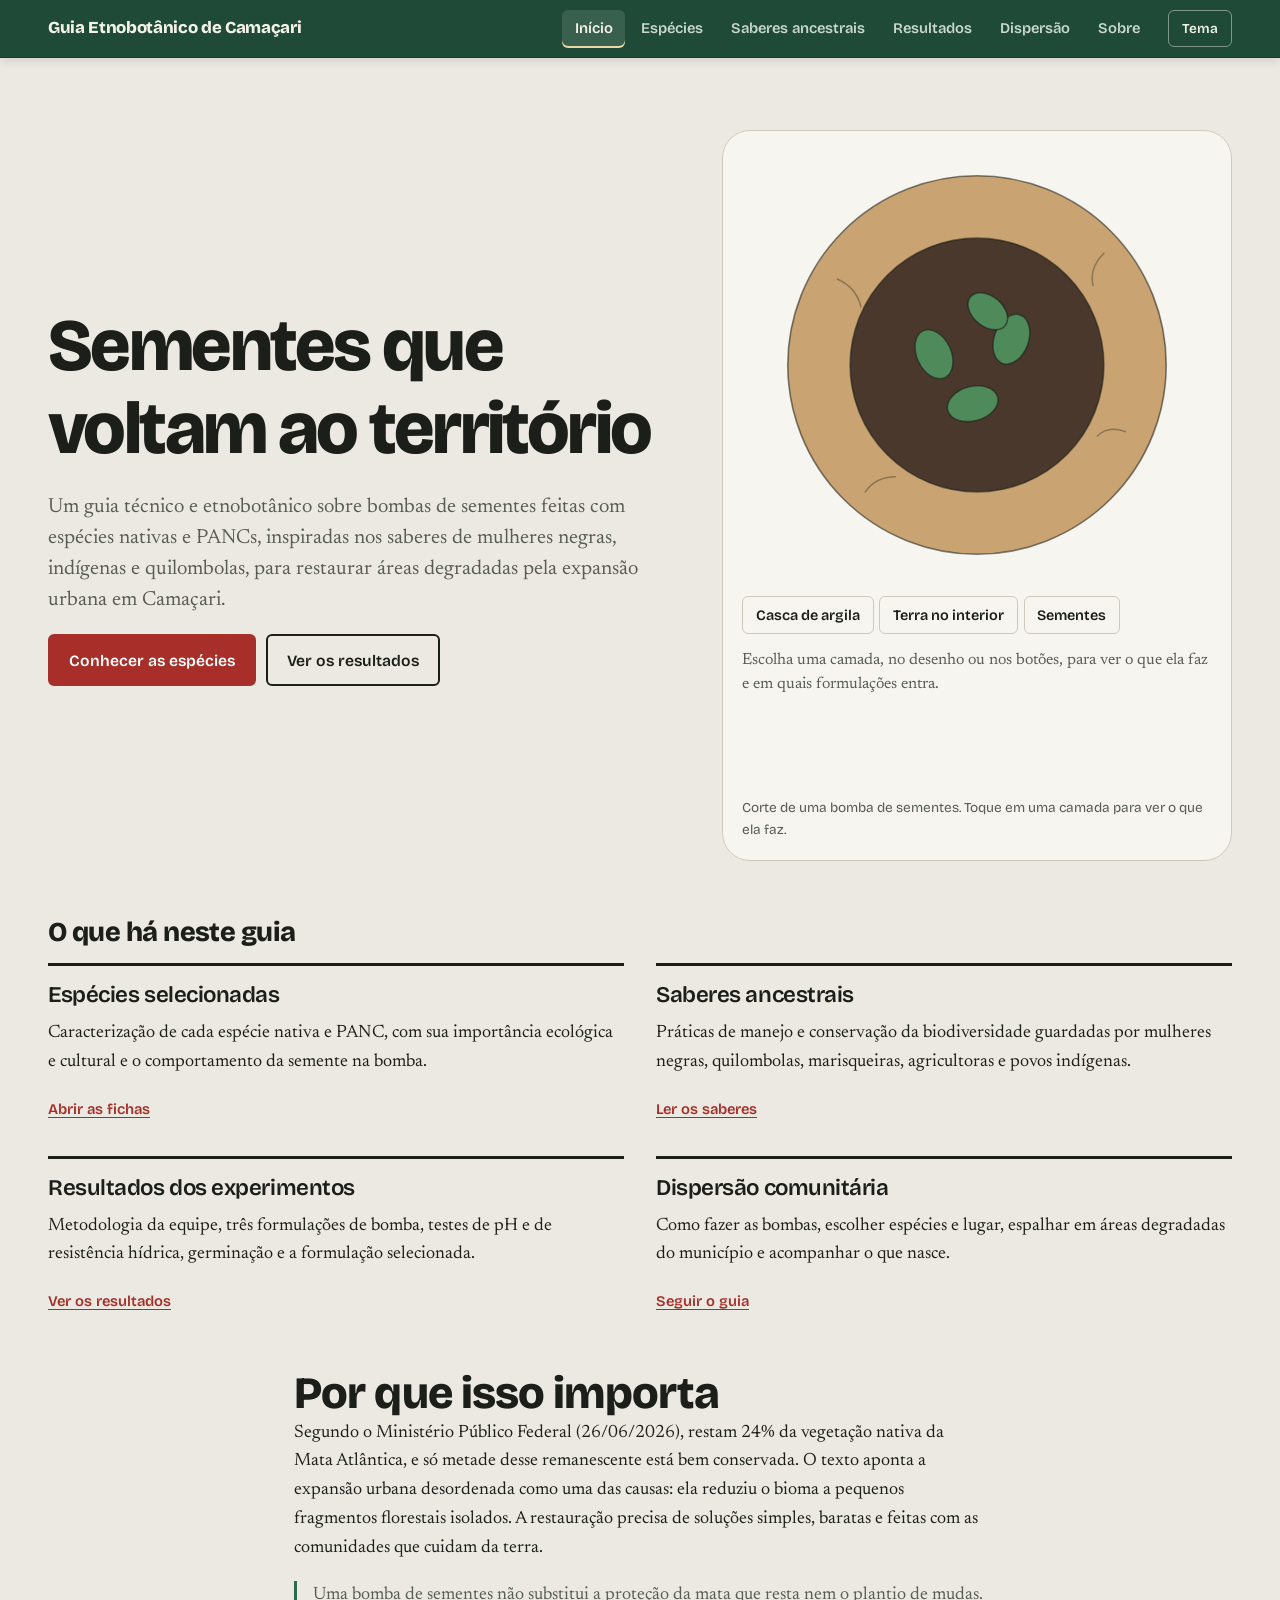
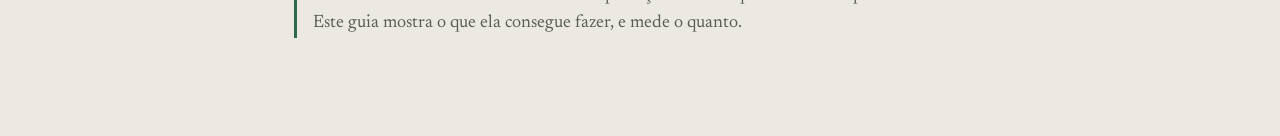
<file: index.html>
<!DOCTYPE html>
<html lang="pt-BR">
<head>
  <meta charset="UTF-8">
  <meta name="viewport" content="width=device-width, initial-scale=1, viewport-fit=cover">
  <meta name="description" content="Guia técnico e etnobotânico digital: espécies nativas e PANCs de Camaçari, saberes ancestrais, resultados de germinação de bombas de sementes e orientações para a dispersão comunitária.">
  <title>Guia Etnobotânico de Camaçari</title>

  <link rel="preconnect" href="https://fonts.googleapis.com">
  <link rel="preconnect" href="https://fonts.gstatic.com" crossorigin>
  <link rel="stylesheet" href="https://fonts.googleapis.com/css2?family=Bricolage+Grotesque:wght@400;600;800&family=Newsreader:ital,wght@0,400;0,600;1,400&display=swap">
  <link rel="stylesheet" href="Guia.css">
</head>
<body>
  <a class="skip" href="#main">Pular para o conteúdo</a>

  <!-- ==================== NAVEGAÇÃO ==================== -->
  <header class="nav">
    <button class="brand" data-go="inicio">Guia Etnobotânico de Camaçari</button>
    <nav aria-label="Principal">
      <button class="nav-link" data-go="inicio">Início</button>
      <button class="nav-link" data-go="especies">Espécies</button>
      <button class="nav-link" data-go="saberes">Saberes ancestrais</button>
      <button class="nav-link" data-go="resultados">Resultados</button>
      <button class="nav-link" data-go="dispersao">Dispersão</button>
      <button class="nav-link" data-go="sobre">Sobre</button>
    </nav>
    <button class="icon-btn" id="themeBtn" aria-label="Alternar tema claro e escuro">Tema</button>
  </header>

  <main id="main">

    <!-- ==================== INÍCIO ==================== -->
    <section id="inicio" class="screen">
      <div class="hero">
        <div class="hero-text">
          <h1>Sementes que voltam ao território</h1>
          <p class="lede">
            Um guia técnico e etnobotânico sobre bombas de sementes feitas com espécies
            nativas e PANCs, inspiradas nos saberes de mulheres negras, indígenas e
            quilombolas, para restaurar áreas degradadas pela expansão urbana em Camaçari.
          </p>
          <div class="actions">
            <button class="btn primary" data-go="especies">Conhecer as espécies</button>
            <button class="btn" data-go="resultados">Ver os resultados</button>
          </div>
        </div>

        <figure class="plate">
          <div class="bomb-diagram" id="homeDiagram"></div>
          <figcaption>Corte de uma bomba de sementes. Toque em uma camada para ver o que ela faz.</figcaption>
        </figure>
      </div>

      <div class="wrap">
        <h2 class="section-title">O que há neste guia</h2>
        <div class="two-col">
          <article class="block">
            <h3>Espécies selecionadas</h3>
            <p>Caracterização de cada espécie nativa e PANC, com sua importância ecológica e cultural e o comportamento da semente na bomba.</p>
            <button class="link-btn" data-go="especies">Abrir as fichas</button>
          </article>
          <article class="block">
            <h3>Saberes ancestrais</h3>
            <p>Práticas de manejo e conservação da biodiversidade guardadas por mulheres negras, quilombolas, marisqueiras, agricultoras e povos indígenas.</p>
            <button class="link-btn" data-go="saberes">Ler os saberes</button>
          </article>
          <article class="block">
            <h3>Resultados dos experimentos</h3>
            <p>Metodologia da equipe, três formulações de bomba, testes de pH e de resistência hídrica, germinação e a formulação selecionada.</p>
            <button class="link-btn" data-go="resultados">Ver os resultados</button>
          </article>
          <article class="block">
            <h3>Dispersão comunitária</h3>
            <p>Como fazer as bombas, escolher espécies e lugar, espalhar em áreas degradadas do município e acompanhar o que nasce.</p>
            <button class="link-btn" data-go="dispersao">Seguir o guia</button>
          </article>
        </div>
      </div>

      <div class="wrap prose">
        <h2>Por que isso importa</h2>
        <p>
          Segundo o Ministério Público Federal (26/06/2026), restam 24% da vegetação nativa da
          Mata Atlântica, e só metade desse remanescente está bem conservada. O texto aponta a
          expansão urbana desordenada como uma das causas: ela reduziu o bioma a pequenos
          fragmentos florestais isolados. A restauração precisa de soluções simples, baratas e
          feitas com as comunidades que cuidam da terra.
        </p>
        <p class="note">
          Uma bomba de sementes não substitui a proteção da mata que resta nem o plantio de
          mudas. Este guia mostra o que ela consegue fazer, e mede o quanto.
        </p>
      </div>
    </section>

    <!-- ==================== ESPÉCIES ==================== -->
    <section id="especies" class="screen">
      <header class="page-head wrap">
        <h2>Espécies nativas e PANCs</h2>
        <p>
          Caracterização das espécies selecionadas, com a importância ecológica e cultural de
          cada uma para o território de Camaçari. PANC é planta alimentícia não convencional:
          tem parte comestível, mas não é de consumo comum. Abra uma ficha para ver também os
          cuidados com a semente e como ela se comporta na bomba.
        </p>
        <p class="muted">
          As espécies vêm de estudos da restinga e da Mata Atlântica do litoral baiano, como o
          de Praia do Forte (vizinha de Camaçari), e de levantamentos de PANCs de restinga na
          Bahia. Nenhuma fonte consultada lista só as plantas de Camaçari: a ocorrência no
          município deve ser conferida ficha a ficha, no speciesLink.
        </p>
               <p class="muted">
          O maxixe e a língua-de-vaca (Chaptalia nutans), marcados como selecionados, foram as
          sementes usadas nos ensaios da equipe. O maxixe é introduzido: serviu para testar a
          bomba, e as espécies nativas são as indicadas para a dispersão em áreas degradadas.
        </p>
      </header>

      <div class="wrap" id="biomaRoot"></div>

      <div class="toolbar">
        <input id="speciesSearch" class="search" type="search" aria-label="Buscar espécies"
               placeholder="Buscar por nome, família ou uso">
        <div id="tagFilters" class="chips" role="group" aria-label="Filtrar por grupo"></div>
        <select id="fitSelect" aria-label="Filtrar por uso na bomba">
          <option value="all">Todas as espécies</option>
          <option value="sel">Selecionadas para o experimento</option>
          <option value="good">Boas para a bomba</option>
          <option value="out">Fora da bomba</option>
        </select>
      </div>

      <div class="count-row wrap">
        <p id="speciesCount" aria-live="polite"></p>
        <p id="confirmCount" class="muted"></p>
        <button class="link-btn" id="clearSpecies" hidden>Limpar filtros</button>
      </div>
      <div class="grid wrap" id="speciesGrid"></div>
    </section>

    <!-- ==================== SABERES ANCESTRAIS ==================== -->
    <section id="saberes" class="screen">
      <header class="page-head wrap">
        <h2>Saberes ancestrais</h2>
        <p>
          Manejo e conservação da biodiversidade praticados por mulheres negras, quilombolas,
          marisqueiras, agricultoras e povos indígenas. Antes de virar tecnologia, a
          restauração já existe como prática: nos quintais, nas roças, nos mangues e nas
          aldeias.
        </p>
      </header>

      <div class="wrap prose">
        <h3>Amefricanidade</h3>
        <p>
          Lélia Gonzalez cunhou o termo em 1980, juntando América e África. A categoria nasce
          da diáspora negra e do extermínio dos povos indígenas nas Américas, e nomeia a
          experiência comum de negros e indígenas contra a dominação colonial. Ela valoriza
          histórias de resistência e propõe produzir conhecimento a partir de quem foi
          colocado à margem. Para a autora, as mulheres negras e indígenas, as amefricanas, são
          o ponto central da transformação social.
        </p>
        <p class="note">Fonte: reportagem do Jornal da USP.</p>
      </div>

      <div class="wrap">
        <h3 class="section-title">Quem guarda esses saberes</h3>
        <div class="knowledge">
          <article class="know">
            <h4>Mulheres negras e quilombolas</h4>
            <p><strong>O que a literatura registra:</strong> quintais e roças com muitas espécies, uso de ervas por benzedeiras e rezadeiras, e transmissão oral entre gerações.</p>
            <p><strong>Na bomba:</strong> escolha de espécies conhecidas pela comunidade e coleta em árvores-matriz locais.</p>
          </article>
          <article class="know">
            <h4>Marisqueiras e pescadoras</h4>
            <p><strong>O que a literatura registra:</strong> conhecimento fino de marés, manguezais e estuários, e atenção aos ciclos de lua e de chuva.</p>
            <p><strong>Na bomba:</strong> escolha da época de dispersão e vigilância dos locais onde as bombas forem colocadas.</p>
          </article>
          <article class="know">
            <h4>Agricultoras e guardiãs de sementes</h4>
            <p><strong>O que a literatura registra:</strong> as sementes crioulas, selecionadas e guardadas por famílias ao longo de gerações, adaptadas ao lugar.</p>
            <p><strong>Na bomba:</strong> critérios para escolher árvores-matriz e cuidados com o armazenamento das sementes.</p>
          </article>
          <article class="know">
            <h4>Povos indígenas</h4>
            <p><strong>O que a literatura registra:</strong> manejo de roças, áreas em pousio e matas, e a terra preta de índio, solo da Amazônia enriquecido com carvão e matéria orgânica.</p>
            <p><strong>Na bomba:</strong> a terra no interior da bomba segue a ideia de pôr solo rico em matéria orgânica junto da semente. A terra preta é amazônica, então a ligação com a Bahia é inspiração, não equivalência.</p>
          </article>
        </div>
      </div>

      <div class="wrap">
        <h3 class="section-title">Do saber à tecnologia</h3>
        <div class="table-wrap">
          <table class="table">
            <thead>
              <tr><th scope="col">Prática</th><th scope="col">Princípio científico</th><th scope="col">No protótipo</th></tr>
            </thead>
            <tbody>
              <tr><td>Terra preta de índio, com carvão e matéria orgânica</td><td>Solo com matéria orgânica retém água e nutrientes</td><td>Terra no interior da bomba (F2)</td></tr>
              <tr><td>Quintal com muitas espécies</td><td>Diversidade funcional: cobertura do solo, fixação de nitrogênio, alimento para a fauna</td><td>Mistura de espécies no montador</td></tr>
              <tr><td>Calendário de chuvas e marés</td><td>Fenologia e disponibilidade de água para a germinação</td><td>Data de dispersão no início do período chuvoso</td></tr>
              <tr><td>Sementes crioulas e árvores-matriz</td><td>Adaptação local e diversidade genética</td><td>Coleta em matrizes locais</td></tr>
            </tbody>
          </table>
        </div>
      </div>

      <div class="wrap">
        <details class="team-panel">
          <summary>Para a equipe: ética e roteiro de entrevista</summary>
          <div class="panel-body two-col">
            <div>
              <h4>Ética da pesquisa com saberes</h4>
              <ul class="plain">
                <li>Peça consentimento livre e informado antes de gravar, fotografar ou anotar.</li>
                <li>Credite quem ensinou, com nome e comunidade, se a pessoa autorizar.</li>
                <li>Devolva o resultado do trabalho para a comunidade.</li>
                <li>A Lei nº 13.123/2015 trata do acesso ao conhecimento tradicional associado. Converse com o professor antes de registrar saberes.</li>
              </ul>
            </div>
            <div>
              <h4>Roteiro de entrevista</h4>
              <ol class="plain">
                <li>Como a senhora aprendeu a cuidar das plantas?</li>
                <li>Quais plantas nativas do território a senhora conhece e usa?</li>
                <li>Como escolhe e guarda as sementes?</li>
                <li>Como sabe a época certa de plantar?</li>
                <li>Que lugares do território perderam mata nos últimos anos?</li>
                <li>O que a senhora faria para a mata voltar?</li>
                <li>A senhora autoriza que esse saber apareça no trabalho? Com qual nome?</li>
              </ol>
            </div>
          </div>
        </details>
      </div>
    </section>

    <!-- ==================== RESULTADOS ==================== -->
    <section id="resultados" class="screen">
      <header class="page-head wrap">
        <h2>Resultados dos experimentos</h2>
        <p>
          Metodologia e resultados da equipe na comparação de três formulações de bombas de
          sementes. Os números são as medidas registradas nos ensaios.
        </p>
      </header>

      <div class="wrap">
        <h3 class="section-title">Metodologia</h3>
        <div id="metodoRoot"></div>
      </div>

      <div class="wrap">
        <h3 class="section-title">Formulações testadas</h3>
        <p class="muted measure">Quantidades por unidade, em gramas, medidas em balança.</p>
        <div class="formulations" id="formulationList"></div>
      </div>

      <div class="wrap">
        <h3 class="section-title">Teste de pH</h3>
        <div id="phRoot"></div>
      </div>

      <div class="wrap">
        <h3 class="section-title">Teste de resistência hídrica</h3>
        <div id="aguaRoot"></div>
      </div>

      <div class="wrap" id="germRoot"></div>

      <div class="wrap">
        <h3 class="section-title">A bomba de sementes</h3>
        <p class="muted measure">Imagens da bomba pronta (formulação F2). Use as setas para ver as outras.</p>
        <div id="galeriaRoot"></div>
      </div>

      <div class="wrap">
        <h3 class="section-title">Formulação selecionada</h3>
        <div id="selecionadaRoot"></div>
      </div>
    </section>

    <!-- ==================== DISPERSÃO ==================== -->
    <section id="dispersao" class="screen">
      <header class="page-head wrap">
        <h2>Dispersão comunitária</h2>
        <p>
          Orientações para fazer as bombas e espalhá-las, com a comunidade, em áreas
          degradadas do município.
        </p>
      </header>

      <div class="wrap">
        <h3 class="section-title">Fazer as bombas</h3>
        <ol class="steps" id="stepList"></ol>
      </div>

      <div class="wrap">
        <h3 class="section-title">Montar a mistura de espécies</h3>
        <p class="measure">
          Cada lote de bombas leva sementes de uma ou mais espécies. Esta ferramenta ajuda a
          escolher quais espécies usar e avisa se a mistura está equilibrada.
        </p>
        <ol class="plain measure">
          <li>Na lista, marque as espécies que você pretende usar.</li>
          <li>Ao lado, veja quais funções a mistura cumpre na recuperação da área: cobrir o solo, melhorar o solo, alimentar a fauna e alimentar pessoas.</li>
          <li>Leia os cuidados com as sementes, por exemplo usar logo depois da colheita ou quebrar a dormência.</li>
        </ol>
        <p class="muted measure">
          As espécies em cinza não podem ser marcadas, e a ficha de cada uma explica o motivo.
          Os avisos são orientações, e não regras.
        </p>
        <div class="builder">
          <div id="mixPicker" class="mix-picker"></div>
          <div id="mixReport" class="mix-report" aria-live="polite"></div>
        </div>
      </div>

      <div class="wrap prose">
        <p class="note">
          Os resultados variam muito com chuva, solo e animais. Registrar o que não deu certo
          também é resultado: ele mostra os limites da técnica e orienta a próxima tentativa.
        </p>
      </div>
    </section>

    <!-- ==================== SOBRE ==================== -->
    <section id="sobre" class="screen">
      <header class="page-head wrap">
        <h2>Sobre o guia</h2>
        <p>
          Produto do projeto Interárea de Ciências da Natureza, subtema Tecnologias do Bem Viver:
          soluções biotecnológicas e ancestrais para a restauração ecológica dos territórios
          da Bahia.
        </p>
      </header>

      <div class="wrap prose">
        <h3>A pergunta</h3>
        <p>
          Como os saberes ancestrais preservados por mulheres negras, indígenas e quilombolas,
          guardiãs dos territórios e da biodiversidade, podem inspirar a criação de uma solução
          biotecnológica de baixo custo para restaurar áreas degradadas pela expansão urbana na
          Bahia, protegendo sementes e favorecendo sua germinação sem irrigação constante?
        </p>
      </div>

      <div class="wrap">
        <h3 class="section-title">O que a pesquisa quis fazer</h3>
        <ul class="objectives">
          <li><span>Investigar tecnologias ancestrais associadas ao manejo ambiental e à conservação da biodiversidade.</span><button class="link-btn" data-go="saberes">Saberes ancestrais</button></li>
          <li><span>Identificar espécies nativas e PANCs de relevância ecológica e cultural para o território de Camaçari.</span><button class="link-btn" data-go="especies">Espécies</button></li>
          <li><span>Desenvolver e testar protótipos de bombas de sementes enriquecidas com componentes que favoreçam a germinação.</span><button class="link-btn" data-go="dispersao">Fazer as bombas</button></li>
          <li><span>Comparar três formulações quanto ao pH, à resistência hídrica e à germinação.</span><button class="link-btn" data-go="resultados">Resultados</button></li>
          <li><span>Relacionar os conhecimentos científicos da restauração ecológica aos saberes ambientais preservados por mulheres negras e indígenas da Bahia.</span><button class="link-btn" data-go="saberes">Do saber à tecnologia</button></li>
        </ul>
      </div>

      <div class="wrap two-col">
        <article class="block" id="teamBox"></article>
        <article class="block">
          <h3>Uso responsável</h3>
          <p>
            Os textos das fichas das espécies são resumos para estudo, e a lista de espécies
            ainda depende de confirmação de ocorrência em Camaçari. Antes de espalhar bombas
            em qualquer área, confirme a autorização com quem responde por ela.
          </p>
        </article>
      </div>

      <div class="wrap">
        <h3 class="section-title">Fontes</h3>
        <div class="two-col">
          <div>
            <h4>Lidas para montar este guia</h4>
            <ul class="sources" id="sourcesRead"></ul>
          </div>
          <div>
            <h4>Para consultar e citar</h4>
            <ul class="sources" id="sourcesConsult"></ul>
          </div>
        </div>
      </div>
    </section>

  </main>

  <!-- ==================== JANELA: FICHA DA ESPÉCIE ==================== -->
  <div class="modal" id="modal" role="dialog" aria-modal="true" aria-labelledby="modalTitle">
    <div class="modal-box">
      <button class="modal-close" id="closeBtn" aria-label="Fechar">Fechar</button>
      <div id="modalContent"></div>
      <div class="modal-pager">
        <button class="btn" id="prevBtn">Anterior</button>
        <button class="btn" id="nextBtn">Próxima</button>
      </div>
    </div>
  </div>

  <div class="toast" id="toast" role="status" aria-live="polite"></div>

  

  <script src="GuiaDados.js"></script>
  <script src="Guia.js"></script>
</body>
</html>
</file>
<file: Guia.css>
/* =====================================================
   GUIA ETNOBOTÂNICO DE CAMAÇARI – estilos
   Índice:
   1.  Variáveis e temas
   2.  Base e tipografia
   3.  Navegação
   4.  Telas e estrutura
   5.  Botões, chips e formulários
   6.  Início (hero e diagrama da bomba)
   7.  Espécies (cards e ficha)
   8.  Saberes
   9.  Bomba de sementes (formulações, passos, montador)
   10. Laboratório (abas, tabelas, gráfico)
   11. Dispersão e sobre
   12. Aviso (toast), responsivo, acessibilidade e impressão
   ===================================================== */


/* ---------- 1. VARIÁVEIS E TEMAS ----------
   Paleta tirada do próprio tema: terra preta, argila, urucum
   e folha de restinga. */
:root {
  /* COR DA BARRA DE NAVEGAÇÃO (a faixa do topo com o menu).
     Para mudar, troque só --nav-bg. As outras duas são a cor do texto. */
  --nav-bg: #1e4a37;
  --nav-ink: #f3f1e8;
  --nav-muted: #c9d8cd;
  --nav-hover: rgba(255, 255, 255, 0.12);
  --nav-line: #e9d8a6;
  --bg: #ebe9e2;
  --surface: #f6f5f0;
  --ink: #1b1e19;
  --muted: #585d52;
  --line: #cdc9bc;

  --green: #2d6a4d;
  --green-soft: #dce9de;
  --urucum: #a82f29;
  --urucum-ink: #ffffff;
  --urucum-soft: #f3dbd8;

  /* camadas do diagrama */
  --clay: #c9a371;
  --humus: #4a382c;
  --char: #14110e;
  --gel: #9fc9b0;
  --seed: #4f8a5b;

  /* placas das espécies (texto sempre escuro) */
  --t-pioneira: #ead5a3;
  --t-restinga: #bfd9c6;
  --t-fruta: #f0c3b6;
  --t-panc: #c9d3ea;
  --on-tile: #1b1e19;

  --font-ui: "Bricolage Grotesque", system-ui, sans-serif;
  --font-text: "Newsreader", Georgia, "Times New Roman", serif;
  --measure: 66ch;
  color-scheme: light;
}

@media (prefers-color-scheme: dark) {
  :root:not([data-theme="light"]) {
    --bg: #14130f;
    --surface: #1d1c17;
    --ink: #ece8dc;
    --muted: #a6a294;
    --line: #37352d;
    --green: #7cc49a;
    --green-soft: #1f3227;
    --urucum: #f08277;
    --urucum-ink: #1c0d0b;
    --urucum-soft: #3b201d;
    --clay: #a98355;
    --humus: #3a2c22;
    --char: #0b0a08;
    --gel: #6aa683;
    --seed: #7cc49a;
    color-scheme: dark;
  }
}

:root[data-theme="dark"] {
  --bg: #14130f;
  --surface: #1d1c17;
  --ink: #ece8dc;
  --muted: #a6a294;
  --line: #37352d;
  --green: #7cc49a;
  --green-soft: #1f3227;
  --urucum: #f08277;
  --urucum-ink: #1c0d0b;
  --urucum-soft: #3b201d;
  --clay: #a98355;
  --humus: #3a2c22;
  --char: #0b0a08;
  --gel: #6aa683;
  --seed: #7cc49a;
  color-scheme: dark;
}


/* ---------- 2. BASE E TIPOGRAFIA ---------- */
* { box-sizing: border-box; }

html { scroll-behavior: smooth; }

body {
  margin: 0;
  min-height: 100vh;
  background: var(--bg);
  color: var(--ink);
  font-family: var(--font-text);
  font-size: 1.125rem;
  line-height: 1.6;
}
body.lock { overflow: hidden; }

h1, h2, h3, h4 {
  margin: 0;
  font-family: var(--font-ui);
  line-height: 1.12;
  letter-spacing: -0.02em;
}
h1 { font-size: clamp(2.5rem, 6.4vw, 4.6rem); font-weight: 800; letter-spacing: -0.035em; }
h2 { font-size: clamp(1.9rem, 4.2vw, 2.8rem); font-weight: 800; }
h3 { font-size: 1.4rem; font-weight: 600; }
h4 { font-size: 1.1rem; font-weight: 600; }

p { margin: 0 0 1em; }
a { color: var(--urucum); }
button, input, select { font: inherit; color: inherit; }
button { cursor: pointer; }

.muted { color: var(--muted); }
.measure { max-width: var(--measure); }
.num { text-align: right; font-variant-numeric: tabular-nums; }

.skip {
  position: absolute;
  left: 0.5rem;
  top: -4rem;
  z-index: 100;
  padding: 0.6rem 1rem;
  background: var(--ink);
  color: var(--bg);
}
.skip:focus { top: 0.5rem; }

:focus-visible { outline: 3px solid var(--urucum); outline-offset: 2px; }


/* ---------- 3. NAVEGAÇÃO ---------- */
.nav {
  position: sticky;
  top: 0;
  z-index: 20;
  display: flex;
  align-items: center;
  gap: 1rem;
  padding: 0.6rem clamp(1rem, 4vw, 3rem);
  padding-top: calc(0.6rem + env(safe-area-inset-top, 0px));
  background: var(--nav-bg);
  border-bottom: 1px solid rgba(0, 0, 0, 0.25);
  box-shadow: 0 2px 10px rgba(0, 0, 0, 0.12);
  font-family: var(--font-ui);
}

.brand {
  flex: none;
  padding: 0.3rem 0;
  border: 0;
  background: none;
  color: var(--nav-ink);
  font-family: var(--font-ui);
  font-size: 1.05rem;
  font-weight: 800;
  letter-spacing: -0.02em;
}

.nav nav {
  display: flex;
  gap: 0.15rem;
  margin-left: auto;
  overflow-x: auto;
  scrollbar-width: none;
}
.nav nav::-webkit-scrollbar { display: none; }

.nav-link {
  flex: none;
  padding: 0.45rem 0.8rem;
  border: 0;
  border-radius: 6px;
  background: none;
  color: var(--nav-muted);
  font-family: var(--font-ui);
  font-size: 0.92rem;
  font-weight: 600;
  transition: background 0.15s, color 0.15s;
}
.nav-link:hover { color: var(--nav-ink); background: var(--nav-hover); }
.nav-link.active { color: var(--nav-ink); background: var(--nav-hover); box-shadow: inset 0 -2px 0 var(--nav-line); }
.nav .brand:focus-visible, .nav .nav-link:focus-visible, .nav .icon-btn:focus-visible { outline: 3px solid var(--nav-line); outline-offset: 2px; }
.nav .icon-btn { background: transparent; color: var(--nav-ink); border-color: rgba(243, 241, 232, 0.45); }
.nav .icon-btn:hover { background: var(--nav-hover); }

.icon-btn {
  flex: none;
  padding: 0.4rem 0.8rem;
  border: 1px solid var(--line);
  border-radius: 6px;
  background: var(--surface);
  font-family: var(--font-ui);
  font-size: 0.85rem;
  font-weight: 600;
}


/* ---------- 4. TELAS E ESTRUTURA ---------- */
.screen { display: none; padding-bottom: 5rem; }
.screen.active { display: block; }

.wrap {
  width: min(100% - 2 * clamp(1rem, 4vw, 3rem), 74rem);
  margin-inline: auto;
}
.wrap + .wrap { margin-top: 3.2rem; }

.page-head { padding-top: 3rem; margin-bottom: 2rem; }
.page-head p { max-width: var(--measure); margin: 0.8rem 0 0; color: var(--muted); }

.section-title { margin-bottom: 1rem; font-size: 1.7rem; font-weight: 800; }

.prose { max-width: calc(var(--measure) + 2rem); }
.prose h3 { margin-bottom: 0.7rem; }

.note {
  padding-left: 1rem;
  border-left: 3px solid var(--green);
  color: var(--muted);
}

.two-col { display: grid; grid-template-columns: repeat(2, minmax(0, 1fr)); gap: 2rem; }

.block { padding-top: 1rem; border-top: 3px solid var(--ink); }
.block h2, .block h3 { margin-bottom: 0.7rem; }

.plain { padding-left: 1.2rem; margin: 0; }
.plain li { margin-bottom: 0.45rem; }

.table-wrap { overflow-x: auto; }
.table { width: 100%; border-collapse: collapse; font-size: 1rem; }
.table th, .table td { padding: 0.6rem 0.8rem; text-align: left; vertical-align: top; border-bottom: 1px solid var(--line); }
.table th { font-family: var(--font-ui); font-size: 0.88rem; font-weight: 600; color: var(--muted); border-bottom: 2px solid var(--ink); }
.table th.num, .table td.num { text-align: right; }


/* ---------- 5. BOTÕES, CHIPS E FORMULÁRIOS ---------- */
.actions { display: flex; flex-wrap: wrap; gap: 0.6rem; margin-top: 1.2rem; }

.btn {
  padding: 0.7rem 1.2rem;
  border: 2px solid var(--ink);
  border-radius: 6px;
  background: transparent;
  color: var(--ink);
  font-family: var(--font-ui);
  font-size: 0.98rem;
  font-weight: 600;
  transition: background 0.15s, color 0.15s;
}
.btn:hover { background: var(--ink); color: var(--bg); }
.btn.primary { border-color: var(--urucum); background: var(--urucum); color: var(--urucum-ink); }
.btn.primary:hover { filter: brightness(1.1); background: var(--urucum); color: var(--urucum-ink); }
.btn.small { padding: 0.4rem 0.8rem; font-size: 0.88rem; }
.btn.on { border-color: var(--green); background: var(--green); color: var(--bg); }
.btn:disabled { opacity: 0.5; cursor: not-allowed; }
.btn:disabled:hover { background: transparent; color: var(--ink); }

.sr { position: absolute; width: 1px; height: 1px; overflow: hidden; clip: rect(0 0 0 0); white-space: nowrap; }

.link-btn {
  padding: 0.2rem 0;
  border: 0;
  background: none;
  color: var(--urucum);
  font-family: var(--font-ui);
  font-size: 0.92rem;
  font-weight: 600;
  text-decoration: underline;
  text-underline-offset: 3px;
}
.link-btn[hidden] { display: none; }

.chips { display: flex; flex-wrap: wrap; gap: 0.4rem; }
.chip {
  padding: 0.4rem 0.8rem;
  border: 1px solid var(--line);
  border-radius: 6px;
  background: var(--surface);
  font-family: var(--font-ui);
  font-size: 0.9rem;
  font-weight: 600;
  transition: border-color 0.15s, background 0.15s;
}
.chip:hover { border-color: var(--ink); }
.chip.on { border-color: var(--ink); background: var(--ink); color: var(--bg); }

input[type="text"], input[type="search"], select {
  width: 100%;
  padding: 0.6rem 0.8rem;
  border: 1px solid var(--line);
  border-radius: 6px;
  background: var(--surface);
  font-family: var(--font-ui);
  font-size: 0.98rem;
}
input[type="text"]:focus, input[type="search"]:focus, select:focus { border-color: var(--ink); }

label { display: block; font-family: var(--font-ui); font-size: 0.88rem; font-weight: 600; color: var(--muted); }
label > input, label > select { margin-top: 0.3rem; color: var(--ink); }

input[type="checkbox"] { width: 1.1rem; height: 1.1rem; accent-color: var(--green); flex: none; margin-top: 0.3rem; }

.toolbar {
  display: flex;
  flex-wrap: wrap;
  align-items: center;
  gap: 0.6rem 1rem;
  width: min(100% - 2 * clamp(1rem, 4vw, 3rem), 74rem);
  margin: 0 auto 1rem;
  padding: 0.8rem 0;
  border-top: 1px solid var(--line);
  border-bottom: 1px solid var(--line);
}
.toolbar .search { flex: 1 1 220px; width: auto; }
.toolbar select { width: auto; }

.count-row { display: flex; flex-wrap: wrap; align-items: center; gap: 0.4rem 1.2rem; margin-bottom: 1rem; font-family: var(--font-ui); font-size: 0.92rem; }
.count-row p { margin: 0; }


/* ---------- 6. INÍCIO ---------- */
.hero {
  display: grid;
  grid-template-columns: minmax(0, 1.1fr) minmax(0, 0.9fr);
  align-items: center;
  gap: clamp(1.5rem, 4vw, 4rem);
  width: min(100% - 2 * clamp(1rem, 4vw, 3rem), 74rem);
  margin: 0 auto;
  padding: clamp(2rem, 6vw, 4.5rem) 0 3.5rem;
}
.lede { max-width: 38rem; margin: 1.4rem 0 0; font-size: 1.28rem; line-height: 1.5; color: var(--muted); }

.plate {
  margin: 0;
  padding: 1.2rem;
  border: 1px solid var(--line);
  border-radius: 28px;
  background: var(--surface);
}
.plate figcaption { margin-top: 0.8rem; font-family: var(--font-ui); font-size: 0.85rem; color: var(--muted); }

/* diagrama da bomba */
.bomb-svg { display: block; width: 100%; max-width: 430px; margin: 0 auto; height: auto; }
.layer { cursor: pointer; transition: opacity 0.25s; }
.layer:focus-visible { outline: none; }
.layer:focus-visible .ring, .layer.on .ring { stroke: var(--urucum); stroke-width: 4; }
.dotr { stroke: var(--ink); stroke-opacity: 0.45; stroke-width: 1; }
.layer:focus-visible .dotr, .layer.on .dotr { stroke: var(--urucum); stroke-opacity: 1; stroke-width: 2.5; }
.bomb-svg.has-active .layer:not(.on) { opacity: 0.32; }
.ring { stroke: var(--ink); stroke-width: 1.5; stroke-opacity: 0.55; transition: stroke 0.2s; }
.f-clay { fill: var(--clay); }
.f-humus { fill: var(--humus); }
.f-char { fill: var(--char); }
.f-gel { fill: var(--gel); fill-opacity: 0.75; }
.f-seed { fill: var(--seed); }
.crack { fill: none; stroke: var(--ink); stroke-opacity: 0.35; stroke-width: 1.4; stroke-linecap: round; }
.microbe { fill: var(--urucum); }

.layer-buttons { display: flex; flex-wrap: wrap; gap: 0.35rem; margin-top: 1rem; }
.layer-info { min-height: 8.5rem; margin-top: 0.9rem; font-size: 1rem; line-height: 1.5; }
.layer-info h4 { margin-bottom: 0.3rem; }
.layer-info p { margin: 0 0 0.5rem; }
.layer-info .test { font-family: var(--font-ui); font-size: 0.88rem; color: var(--green); font-weight: 600; }

.hero .plate { animation: settle 0.8s ease-out both; }
@keyframes settle { from { opacity: 0; transform: scale(0.94); } to { opacity: 1; transform: none; } }


/* ---------- 7. ESPÉCIES ---------- */
.grid {
  display: grid;
  grid-template-columns: repeat(auto-fill, minmax(230px, 1fr));
  gap: 1.2rem;
}

.card {
  display: flex;
  flex-direction: column;
  overflow: hidden;
  border: 1px solid var(--line);
  border-radius: 10px;
  background: var(--surface);
  transition: border-color 0.15s;
}
.card:hover, .card:focus-within { border-color: var(--ink); }

.card-open {
  display: flex;
  flex: 1;
  flex-direction: column;
  width: 100%;
  padding: 0;
  border: 0;
  background: none;
  color: inherit;
  text-align: left;
}

.tile {
  position: relative;
  display: flex;
  align-items: flex-end;
  justify-content: space-between;
  min-height: 7.5rem;
  padding: 0.8rem 1rem;
  color: var(--on-tile);
  font-family: var(--font-ui);
}
.tile-letter { font-size: 4.8rem; font-weight: 800; line-height: 0.8; letter-spacing: -0.05em; }
.tile-sci { max-width: 55%; font-family: var(--font-text); font-size: 0.85rem; font-style: italic; line-height: 1.25; text-align: right; }
.tile { position: relative; overflow: hidden; }
.tile > * { position: relative; }
.tile > img { position: absolute; inset: 0; width: 100%; height: 100%; object-fit: cover; }
.tile.has-photo .tile-letter { visibility: hidden; }
.tile.has-photo .tile-sci { padding: 0.15rem 0.45rem; background: rgb(255 255 255 / 0.85); color: #1b1b17; border-radius: 3px; }
.modal-photo { margin: 0; }
.modal-photo img { display: block; width: 100%; max-height: 18rem; object-fit: cover; }
.modal-photo figcaption { padding: 0.35rem 1.6rem; font-family: var(--font-ui); font-size: 0.78rem; color: var(--muted); border-bottom: 1px solid var(--line); }
.tile.pioneira { background: var(--t-pioneira); }
.tile.restinga { background: var(--t-restinga); }
.tile.fruta { background: var(--t-fruta); }
.tile.panc { background: var(--t-panc); }

.card-body { display: block; padding: 0.9rem 1rem 0.5rem; }
.card-name { display: block; font-family: var(--font-ui); font-size: 1.25rem; font-weight: 800; letter-spacing: -0.02em; }
.card-meta { display: block; margin-top: 0.15rem; font-size: 0.92rem; color: var(--muted); }

.fit { display: flex; align-items: center; gap: 0.4rem; margin-top: 0.6rem; font-family: var(--font-ui); font-size: 0.85rem; font-weight: 600; }
.fit-bars { display: inline-flex; gap: 2px; }
.fit-bars i { width: 0.7rem; height: 0.5rem; background: var(--line); }
.fit-bars i.on { background: var(--green); }
.fit.zero .fit-bars i { background: var(--line); }

.card-actions { padding: 0.5rem 1rem 0.9rem; }
.card-actions .btn { width: 100%; }
.card-actions .btn.on { background: var(--green); border-color: var(--green); color: var(--bg); }
.card-actions .btn:disabled { opacity: 0.5; cursor: not-allowed; }
.card-actions .btn:disabled:hover { background: transparent; color: var(--ink); }

.empty { grid-column: 1 / -1; padding: 3rem 1rem; text-align: center; color: var(--muted); }
.empty .btn { margin-top: 1rem; }

/* ficha (janela) */
.modal {
  position: fixed;
  inset: 0;
  z-index: 50;
  display: none;
  align-items: center;
  justify-content: center;
  padding: 1rem;
  background: rgba(10, 12, 8, 0.6);
}
.modal.open { display: flex; }

.modal-box {
  position: relative;
  display: flex;
  flex-direction: column;
  width: 100%;
  max-width: 44rem;
  max-height: 92vh;
  overflow: hidden;
  border-radius: 14px;
  background: var(--surface);
}
#modalContent { overflow-y: auto; }

.modal-close {
  position: absolute;
  top: 0.7rem;
  right: 0.7rem;
  z-index: 2;
  padding: 0.35rem 0.8rem;
  border: 0;
  border-radius: 6px;
  background: rgba(255, 255, 255, 0.9);
  color: #1b1e19;
  font-family: var(--font-ui);
  font-size: 0.88rem;
  font-weight: 600;
}

.modal-head { padding: 2.2rem 1.6rem 1.4rem; color: var(--on-tile); font-family: var(--font-ui); }
.modal-head h3 { font-size: 2.2rem; font-weight: 800; }
.modal-head .sci { margin: 0.2rem 0 0; font-family: var(--font-text); font-style: italic; font-size: 1.05rem; }
.modal-head .family { margin: 0.1rem 0 0; font-size: 0.9rem; }
.modal-head.pioneira { background: var(--t-pioneira); }
.modal-head.restinga { background: var(--t-restinga); }
.modal-head.fruta { background: var(--t-fruta); }
.modal-head.panc { background: var(--t-panc); }

.modal-body { padding: 1.2rem 1.6rem 1.6rem; }
.modal-body section { margin-bottom: 1.2rem; }
.modal-body h4 { margin-bottom: 0.25rem; color: var(--green); }
.modal-body p, .modal-body ul { margin: 0; font-size: 1.02rem; }
.modal-body ul { padding-left: 1.1rem; }

.tag-list { display: flex; flex-wrap: wrap; gap: 0.35rem; margin-bottom: 1rem; }
.tag { padding: 0.15rem 0.6rem; border: 1px solid var(--line); border-radius: 4px; font-family: var(--font-ui); font-size: 0.82rem; font-weight: 600; color: var(--muted); }

.caution { padding: 0.7rem 0.9rem; border-left: 4px solid var(--urucum); background: var(--urucum-soft); }
.confirm { padding: 0.8rem 0.9rem; border: 1px dashed var(--line); border-radius: 8px; }
.confirm label { display: flex; gap: 0.6rem; align-items: flex-start; color: var(--ink); font-size: 1rem; font-family: var(--font-text); font-weight: 400; }
.confirm p { margin-top: 0.3rem; font-size: 0.92rem; color: var(--muted); }

.modal-actions { display: flex; flex-wrap: wrap; gap: 0.6rem; margin-top: 0.6rem; }
.modal-pager { display: flex; justify-content: space-between; padding: 0.8rem 1.6rem; border-top: 1px solid var(--line); background: var(--surface); }


/* ---------- 8. SABERES ---------- */
.knowledge { display: grid; grid-template-columns: repeat(2, minmax(0, 1fr)); gap: 1.5rem 2.5rem; }
.know { padding-left: 1rem; border-left: 4px solid var(--urucum); }
.know:nth-child(even) { border-left-color: var(--green); }
.know h4 { margin-bottom: 0.5rem; font-size: 1.25rem; }
.know p { margin-bottom: 0.6rem; font-size: 1.02rem; }


/* ---------- 9. BOMBA DE SEMENTES ---------- */
.formulations { display: grid; grid-template-columns: repeat(auto-fill, minmax(280px, 1fr)); gap: 1.2rem; }
.formulation { padding: 1rem 1.1rem; border: 1px solid var(--line); border-radius: 10px; background: var(--surface); }
.formulation h4 { display: flex; gap: 0.6rem; align-items: baseline; font-size: 1.15rem; }
.formulation .code { font-size: 1.6rem; font-weight: 800; color: var(--urucum); letter-spacing: -0.04em; }
.formulation p { margin: 0.5rem 0 0; font-size: 1rem; }
.parts { margin: 0.6rem 0 0; padding: 0; list-style: none; font-family: var(--font-ui); font-size: 0.92rem; }
.parts li { display: flex; justify-content: space-between; gap: 1rem; padding: 0.2rem 0; border-bottom: 1px dotted var(--line); }
.parts li > span:first-child { flex: none; }
.parts li > span:last-child { text-align: right; }
.parts .extra { color: var(--muted); font-style: italic; }
.parts .extra > span:first-child { flex: 1 1 auto; }

.steps { counter-reset: step; margin: 0; padding: 0; list-style: none; max-width: calc(var(--measure) + 4rem); }
.steps li { position: relative; margin-bottom: 1.2rem; padding-left: 3.4rem; }
.steps li::before {
  counter-increment: step;
  content: counter(step);
  position: absolute;
  left: 0;
  top: -0.1rem;
  width: 2.3rem;
  height: 2.3rem;
  display: grid;
  place-items: center;
  border-radius: 50%;
  background: var(--ink);
  color: var(--bg);
  font-family: var(--font-ui);
  font-weight: 800;
}
.steps h4 { margin-bottom: 0.2rem; }
.steps p { margin: 0; font-size: 1.02rem; }

.builder { display: grid; grid-template-columns: minmax(0, 1.1fr) minmax(0, 0.9fr); gap: 2rem; }
.mix-picker { display: grid; gap: 0.4rem; align-content: start; }
.mix-item {
  display: flex;
  gap: 0.7rem;
  align-items: flex-start;
  padding: 0.55rem 0.8rem;
  border: 1px solid var(--line);
  border-radius: 8px;
  background: var(--surface);
  color: var(--ink);
  font-family: var(--font-ui);
  font-size: 0.98rem;
  font-weight: 600;
}
.mix-item small { display: block; font-family: var(--font-text); font-style: italic; font-weight: 400; color: var(--muted); }
.mix-item.disabled { opacity: 0.55; }
.mix-report { padding: 1rem 1.2rem; border: 1px solid var(--line); border-radius: 10px; background: var(--surface); align-self: start; }
.mix-report h4 { margin-bottom: 0.5rem; }
.role-list, .alert-list { margin: 0 0 1rem; padding: 0; list-style: none; font-size: 1rem; }
.role-list li { padding: 0.15rem 0; }
.role-list .yes { color: var(--green); font-weight: 600; }
.role-list .no { color: var(--muted); }
.alert-list li { margin-bottom: 0.4rem; padding-left: 0.8rem; border-left: 3px solid var(--urucum); }


/* ---------- 11. DISPERSÃO E SOBRE ---------- */

.objectives { margin: 0; padding: 0; list-style: none; max-width: 52rem; }
.objectives li { display: flex; justify-content: space-between; gap: 1.5rem; align-items: baseline; padding: 0.8rem 0; border-bottom: 1px solid var(--line); }
.objectives .link-btn { flex: none; }


.sources { margin: 0.5rem 0 0; padding: 0; list-style: none; font-size: 1rem; }
.sources li { margin-bottom: 0.8rem; }
.sources small { display: block; color: var(--muted); font-size: 0.92rem; }


/* painéis e blocos do guia */
.selected-mark { display: block; margin-top: 0.5rem; font-family: var(--font-ui); font-size: 0.8rem; font-weight: 600; color: var(--urucum); }
.tag.sel { border-color: var(--urucum); color: var(--urucum); }
.tag.origin.nativa { border-color: var(--green); color: var(--green); }
.tag.origin.introduzida { border-color: var(--clay); color: var(--ink); background: var(--t-pioneira); }

.section-title.sub { margin-top: 2.6rem; }
.how { margin: 0 0 1rem; font-size: 1rem; }
.how summary { cursor: pointer; font-family: var(--font-ui); font-size: 0.92rem; font-weight: 600; color: var(--muted); }
.how ul { margin: 0.4rem 0 0; padding-left: 1.1rem; color: var(--muted); }

.team-panel { margin-top: 3rem; border: 1px dashed var(--line); border-radius: 10px; background: var(--surface); }
.team-panel > summary { cursor: pointer; padding: 0.9rem 1.1rem; font-family: var(--font-ui); font-weight: 600; }
.panel-body { padding: 0 1.1rem 1.2rem; }



/* ---------- 12. AVISO, RESPONSIVO, ACESSIBILIDADE E IMPRESSÃO ---------- */
.toast {
  position: fixed;
  left: 50%;
  bottom: calc(1.5rem + env(safe-area-inset-bottom, 0px));
  z-index: 80;
  max-width: calc(100% - 2rem);
  padding: 0.7rem 1.2rem;
  border-radius: 8px;
  background: var(--ink);
  color: var(--bg);
  font-family: var(--font-ui);
  font-size: 0.92rem;
  opacity: 0;
  transform: translate(-50%, 16px);
  pointer-events: none;
  transition: opacity 0.25s, transform 0.25s;
}
.toast.show { opacity: 1; transform: translate(-50%, 0); }

@media (max-width: 900px) {
  .hero, .builder { grid-template-columns: 1fr; }
}

@media (max-width: 720px) {
  body { font-size: 1.05rem; }
  .two-col, .knowledge { grid-template-columns: 1fr; }
  .brand { font-size: 0.95rem; }
  .nav { flex-wrap: wrap; gap: 0.3rem 0.8rem; }
  .nav nav { order: 3; width: 100%; margin-left: 0; }
  .icon-btn { margin-left: auto; }
  .objectives li { flex-direction: column; gap: 0.3rem; }
}

@media (prefers-reduced-motion: reduce) {
  *, *::before, *::after {
    animation-duration: 0.01ms !important;
    animation-iteration-count: 1 !important;
    transition-duration: 0.01ms !important;
    scroll-behavior: auto !important;
  }
}

@media print {
  .nav, .toolbar, .modal, .toast, .skip, .actions, .link-btn { display: none !important; }
  .screen { display: block !important; padding-bottom: 1rem; page-break-after: always; }
  body { background: #fff; color: #000; }
}

/* ---------- 13. RESULTADOS DE GERMINAÇÃO ---------- */
.table tbody th { border-bottom: 1px solid var(--line); color: var(--ink); font-size: 1rem; font-weight: 600; }
.pct-bar { display: block; min-width: 6rem; height: 0.7rem; background: var(--line); border-radius: 4px; overflow: hidden; }
.pct-bar i { display: block; height: 100%; background: var(--green); }
.notice { margin: 0 0 1rem; padding: 0.8rem 1rem; border: 1px solid var(--urucum); border-left-width: 4px; border-radius: 6px; background: var(--surface); font-family: var(--font-ui); font-size: 0.92rem; }
.notice ul { margin: 0.4rem 0 0; padding-left: 1.2rem; }
details.how pre { margin: 0.6rem 0 0; padding: 0.7rem 0.9rem; overflow-x: auto; background: var(--surface); border: 1px solid var(--line); border-radius: 6px; font-size: 0.85rem; }

/* espaço entre tabelas de resultados, títulos e notas */
#germRoot .table-wrap { margin-bottom: 2rem; }
#germRoot .section-title { margin-top: 2rem; }
#germRoot .section-title:first-child { margin-top: 0; }

/* metodologia e resultados da equipe */
.sub-title { margin: 1.4rem 0 0.6rem; font-size: 1.1rem; font-weight: 700; }
.method { margin: 1rem 0 0; display: grid; gap: 0.9rem; max-width: calc(var(--measure) + 4rem); }
.method > div { display: grid; grid-template-columns: 7rem 1fr; gap: 1rem; padding-top: 0.9rem; border-top: 1px solid var(--line); }
.method dt { font-family: var(--font-ui); font-size: 0.85rem; font-weight: 700; color: var(--muted); text-transform: uppercase; letter-spacing: 0.04em; }
.method dd { margin: 0; }
@media (max-width: 600px) { .method > div { grid-template-columns: 1fr; gap: 0.2rem; } }
.formulation.chosen { border-color: var(--green); box-shadow: inset 0 0 0 1px var(--green); }
.formulation .status { margin: 0.4rem 0 0; font-family: var(--font-ui); font-size: 0.82rem; font-weight: 700; }
.formulation .status.selecionada { color: var(--green); }
.formulation .status.descartada { color: var(--muted); }

/* bioma */
.facts { margin: 1.2rem 0 1.6rem; display: grid; grid-template-columns: repeat(auto-fit, minmax(13rem, 1fr)); gap: 0.8rem; }
.facts > div { padding: 0.8rem 1rem; border: 1px solid var(--line); border-radius: 10px; background: var(--surface); }
.facts dt { font-family: var(--font-ui); font-size: 0.78rem; font-weight: 700; color: var(--muted); text-transform: uppercase; letter-spacing: 0.04em; }
.facts dd { margin: 0.2rem 0 0.1rem; font-family: var(--font-ui); font-size: 1.5rem; font-weight: 800; }
.facts small { display: block; color: var(--muted); font-size: 0.82rem; line-height: 1.35; }

/* carrossel da bomba */
.gal-frame { position: relative; aspect-ratio: 4 / 3; overflow: hidden; border-radius: 14px; border: 1px solid var(--line); background: var(--surface); }
.gal-frame img { position: absolute; inset: 0; width: 100%; height: 100%; object-fit: cover; display: block; }
.gal-empty { display: none; position: absolute; inset: 0; flex-direction: column; align-items: center; justify-content: center; gap: 0.5rem; color: var(--muted); font-family: var(--font-ui); font-size: 0.9rem; font-weight: 600; background: repeating-linear-gradient(135deg, transparent 0 14px, color-mix(in srgb, var(--line) 35%, transparent) 14px 15px); }
.gal-frame.empty { border-style: dashed; border-width: 2px; }
.gal-frame.empty .gal-empty { display: flex; }
.carousel { max-width: 44rem; margin-top: 1.2rem; }
.carousel:focus-visible { outline: 3px solid var(--green); outline-offset: 4px; border-radius: 14px; }
.car-stage { position: relative; }
.car-btn { position: absolute; top: 50%; transform: translateY(-50%); display: grid; place-items: center; width: 2.8rem; height: 2.8rem; padding: 0; border: 1px solid var(--line); border-radius: 50%; background: color-mix(in srgb, var(--surface) 92%, transparent); color: var(--ink); cursor: pointer; box-shadow: 0 2px 8px rgba(0,0,0,0.18); transition: background 0.15s, transform 0.15s; }
.car-btn:hover { background: var(--green-soft); transform: translateY(-50%) scale(1.06); }
.car-btn:focus-visible { outline: 3px solid var(--green); outline-offset: 2px; }
.car-btn.prev { left: 0.8rem; }
.car-btn.next { right: 0.8rem; }
.car-foot { display: flex; flex-wrap: wrap; align-items: center; gap: 0.6rem 1rem; margin-top: 0.8rem; font-family: var(--font-ui); }
.car-caption { flex: 1 1 14rem; margin: 0; font-size: 0.95rem; line-height: 1.35; color: var(--ink); }
.car-caption small { display: block; margin-top: 0.15rem; color: var(--muted); font-size: 0.8rem; }
.car-dots { display: flex; gap: 0.45rem; }
.car-dot { width: 0.8rem; height: 0.8rem; padding: 0; border: 1.5px solid var(--muted); border-radius: 50%; background: transparent; cursor: pointer; }
.car-dot.on { background: var(--green); border-color: var(--green); }
.car-dot:focus-visible { outline: 3px solid var(--green); outline-offset: 2px; }
.car-count { font-size: 0.85rem; color: var(--muted); }
@media (max-width: 600px) { .car-btn { width: 2.5rem; height: 2.5rem; } .car-btn.prev { left: 0.5rem; } .car-btn.next { right: 0.5rem; } }
</file>
